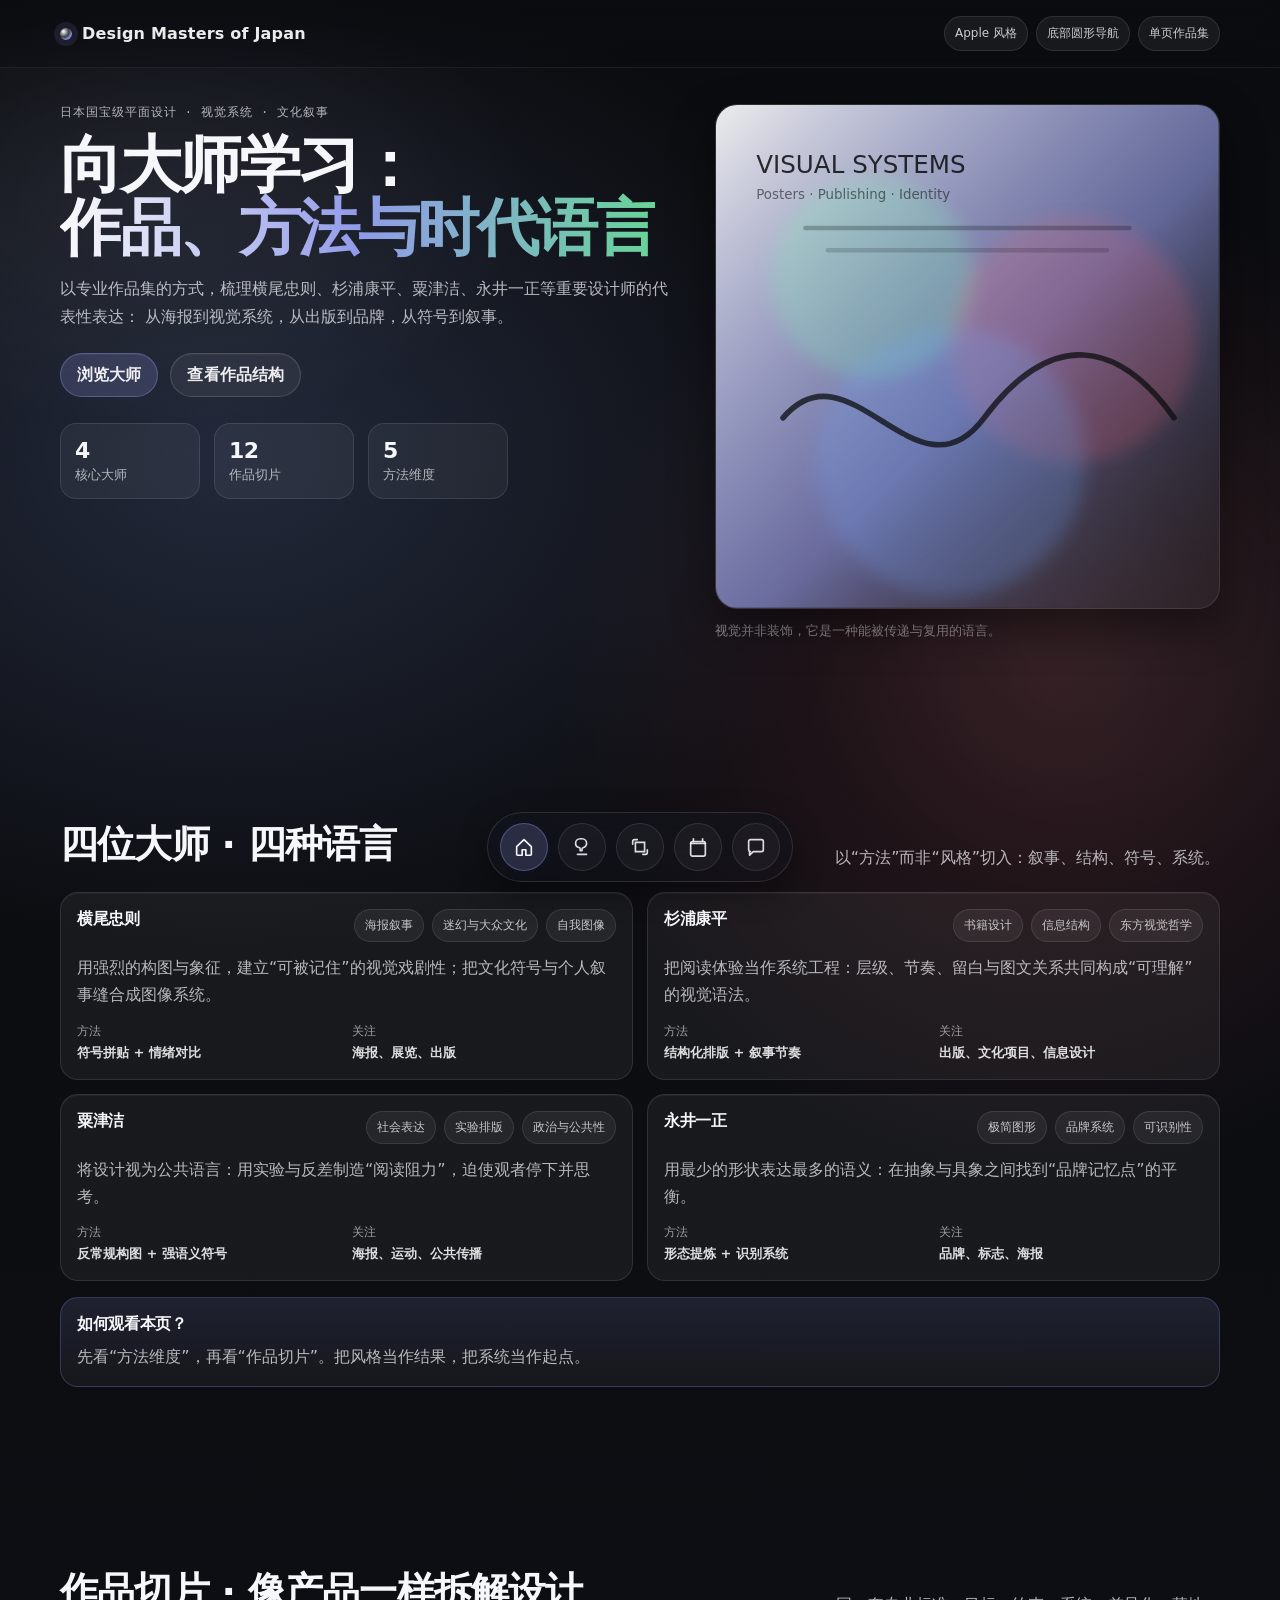
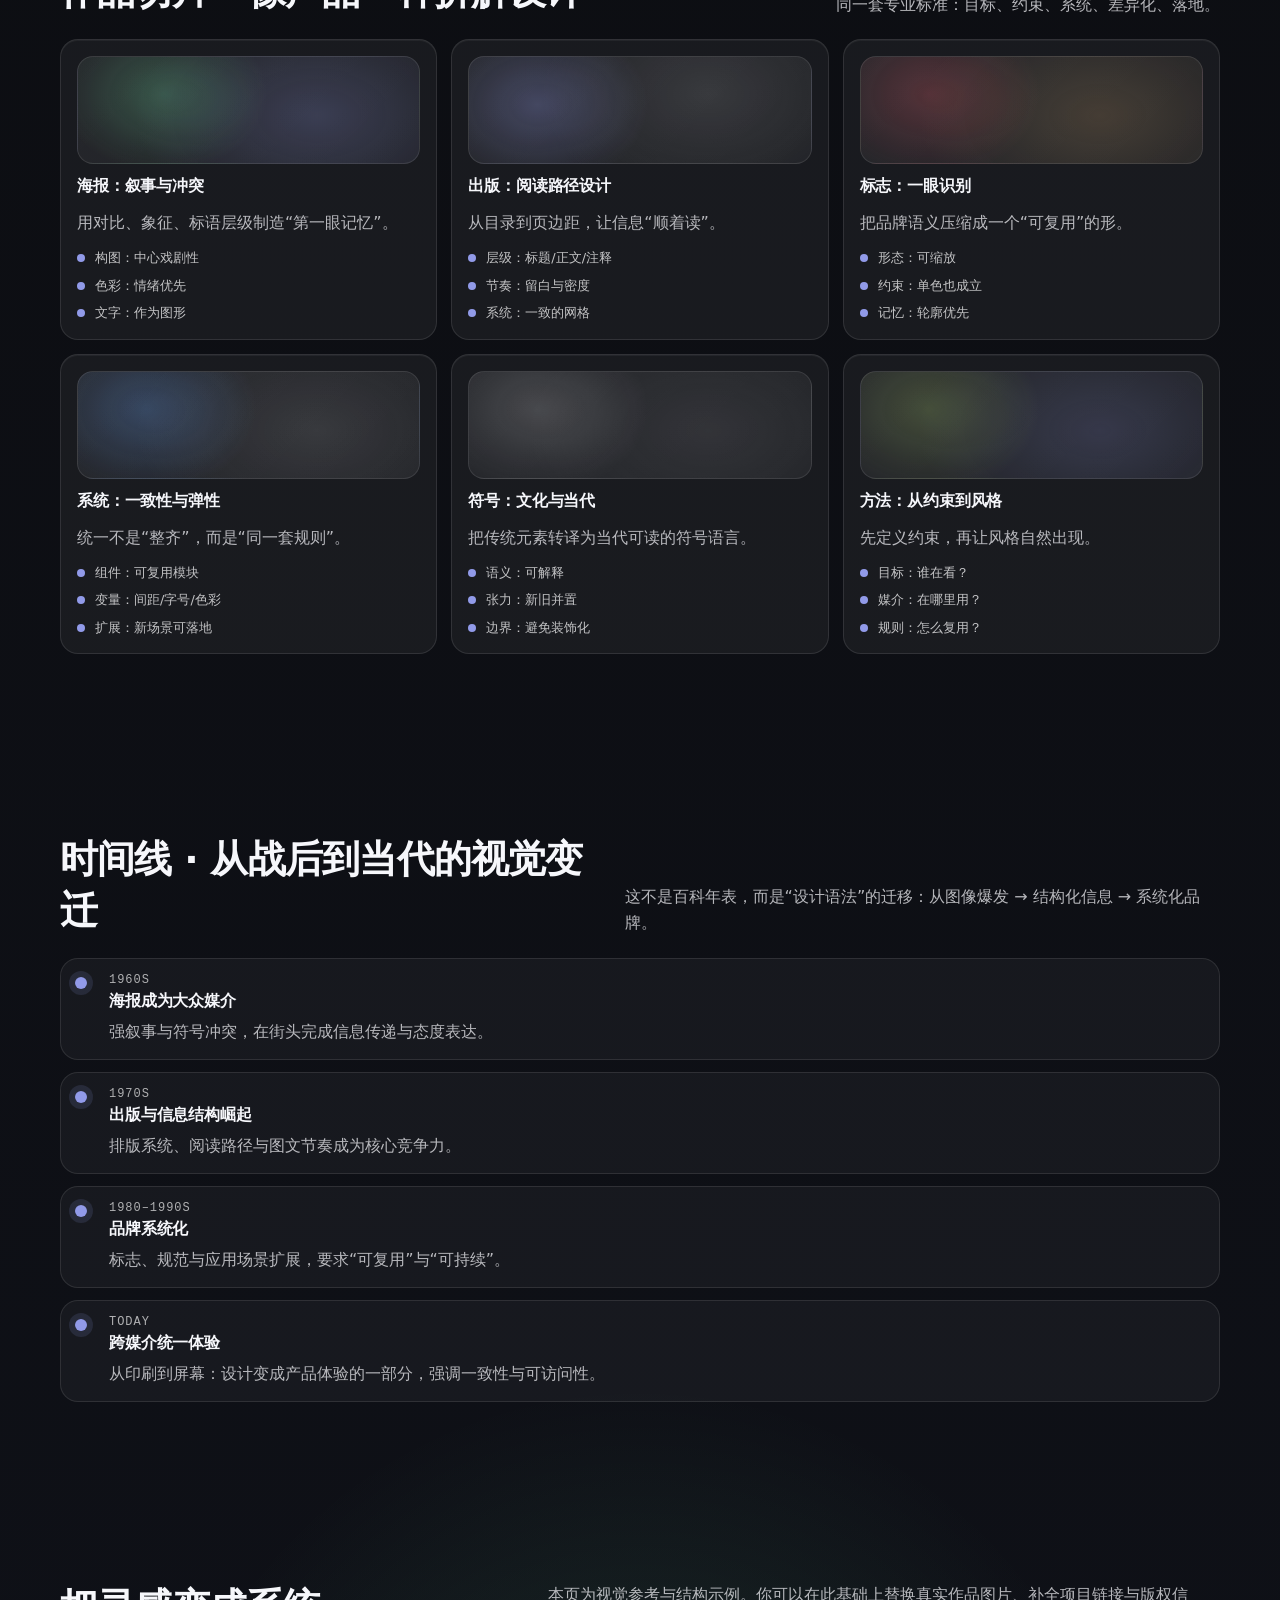
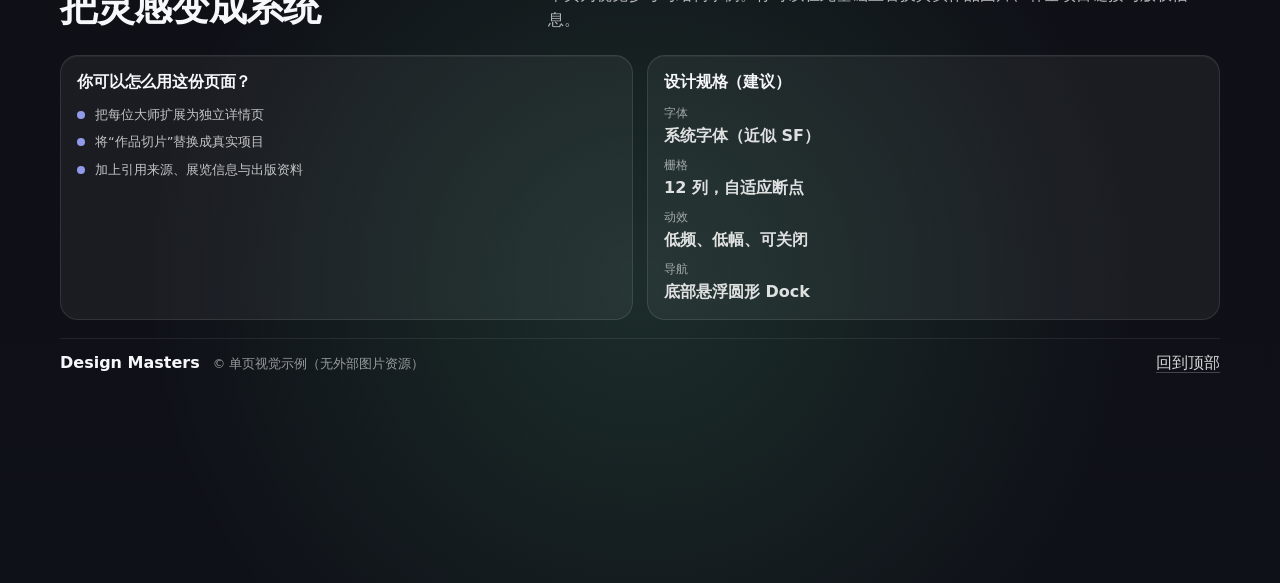
<file: index.html>
<!doctype html>
<html lang="zh-Hans">
<head>
  <meta charset="utf-8" />
  <meta name="viewport" content="width=device-width, initial-scale=1" />
  <meta name="color-scheme" content="dark light" />
  <meta name="theme-color" content="#0B0C0F" />

  <title>日本国宝级设计大师 · 作品与思想</title>
  <meta name="description" content="以 Apple 风格的专业作品集呈现：横尾忠则、杉浦康平、粟津洁、永井一正等日本国宝级设计师的作品与设计方法。" />

  <link rel="icon" href="data:image/svg+xml,%3Csvg xmlns='http://www.w3.org/2000/svg' viewBox='0 0 64 64'%3E%3Cdefs%3E%3CradialGradient id='g' cx='30%25' cy='30%25' r='80%25'%3E%3Cstop offset='0%25' stop-color='%23FFFFFF'/%3E%3Cstop offset='45%25' stop-color='%23A7B2FF'/%3E%3Cstop offset='100%25' stop-color='%230B0C0F'/%3E%3C/radialGradient%3E%3C/defs%3E%3Ccircle cx='32' cy='32' r='28' fill='url(%23g)'/%3E%3Cpath d='M18 37c6 10 22 10 28 0' fill='none' stroke='%230B0C0F' stroke-width='4' stroke-linecap='round'/%3E%3C/svg%3E" />

  <link rel="stylesheet" href="styles.css" />
</head>
<body>
  <a class="skip" href="#home">跳到主要内容</a>

  <div class="bg" aria-hidden="true"></div>

  <header class="top" role="banner">
    <div class="wrap">
      <div class="brand" aria-label="站点标题">
        <span class="mark" aria-hidden="true"></span>
        <span class="brandText">Design Masters of Japan</span>
      </div>

      <div class="topMeta" aria-label="页面元信息">
        <span class="chip">Apple 风格</span>
        <span class="chip">底部圆形导航</span>
        <span class="chip">单页作品集</span>
      </div>
    </div>
  </header>

  <main id="home" class="main" role="main">
    <section class="section hero" data-section="home" aria-label="首页">
      <div class="wrap heroGrid">
        <div class="heroCopy">
          <p class="kicker">日本国宝级平面设计 · 视觉系统 · 文化叙事</p>
          <h1 class="title">向大师学习：<br><span class="titleGlow">作品、方法与时代语言</span></h1>
          <p class="lead">
            以专业作品集的方式，梳理横尾忠则、杉浦康平、粟津洁、永井一正等重要设计师的代表性表达：
            从海报到视觉系统，从出版到品牌，从符号到叙事。
          </p>

          <div class="heroActions" role="group" aria-label="首页操作">
            <a class="btn primary" href="#masters" data-nav="masters">浏览大师</a>
            <a class="btn" href="#works" data-nav="works">查看作品结构</a>
          </div>

          <div class="heroStats" aria-label="摘要数据">
            <div class="stat">
              <div class="statNum">4</div>
              <div class="statLabel">核心大师</div>
            </div>
            <div class="stat">
              <div class="statNum">12</div>
              <div class="statLabel">作品切片</div>
            </div>
            <div class="stat">
              <div class="statNum">5</div>
              <div class="statLabel">方法维度</div>
            </div>
          </div>
        </div>

        <div class="heroVisual" aria-label="视觉封面">
          <div class="poster" role="img" aria-label="抽象视觉海报（生成图形）">
            <div class="posterNoise" aria-hidden="true"></div>
            <svg class="posterSvg" viewBox="0 0 900 900" xmlns="http://www.w3.org/2000/svg" aria-hidden="true">
              <defs>
                <linearGradient id="p1" x1="0" y1="0" x2="1" y2="1">
                  <stop offset="0" stop-color="#FFFFFF" stop-opacity=".92" />
                  <stop offset=".55" stop-color="#9FA8FF" stop-opacity=".55" />
                  <stop offset="1" stop-color="#0B0C0F" stop-opacity=".12" />
                </linearGradient>
                <filter id="blur" x="-20%" y="-20%" width="140%" height="140%">
                  <feGaussianBlur stdDeviation="16" />
                </filter>
              </defs>
              <rect x="0" y="0" width="900" height="900" fill="url(#p1)" />
              <g filter="url(#blur)">
                <circle cx="280" cy="310" r="180" fill="#7CFFB5" fill-opacity=".22"/>
                <circle cx="640" cy="420" r="220" fill="#FF5D6C" fill-opacity=".18"/>
                <circle cx="420" cy="640" r="240" fill="#6CA8FF" fill-opacity=".22"/>
              </g>
              <g opacity=".75">
                <path d="M120 560 C 240 420, 360 720, 480 560 S 720 420, 820 560" fill="none" stroke="#0B0C0F" stroke-width="10" stroke-linecap="round"/>
                <path d="M160 220 L 740 220" stroke="#0B0C0F" stroke-opacity=".35" stroke-width="8" stroke-linecap="round"/>
                <path d="M200 260 L 700 260" stroke="#0B0C0F" stroke-opacity=".22" stroke-width="8" stroke-linecap="round"/>
              </g>
              <text x="72" y="122" font-family="ui-sans-serif, system-ui, -apple-system" font-size="44" fill="#0B0C0F" opacity=".85">VISUAL SYSTEMS</text>
              <text x="72" y="168" font-family="ui-sans-serif, system-ui, -apple-system" font-size="24" fill="#0B0C0F" opacity=".55">Posters · Publishing · Identity</text>
            </svg>
          </div>
          <p class="caption">视觉并非装饰，它是一种能被传递与复用的语言。</p>
        </div>
      </div>
    </section>

    <section class="section" id="masters" data-section="masters" aria-label="大师">
      <div class="wrap">
        <div class="sectionHead">
          <h2 class="h2">四位大师 · 四种语言</h2>
          <p class="sub">以“方法”而非“风格”切入：叙事、结构、符号、系统。</p>
        </div>

        <div class="grid masters">
          <article class="card person" data-person="yokoo">
            <div class="cardTop">
              <div class="badge">横尾忠则</div>
              <div class="tagRow" aria-label="关键词">
                <span class="tag">海报叙事</span>
                <span class="tag">迷幻与大众文化</span>
                <span class="tag">自我图像</span>
              </div>
            </div>
            <p class="desc">用强烈的构图与象征，建立“可被记住”的视觉戏剧性；把文化符号与个人叙事缝合成图像系统。</p>
            <dl class="meta">
              <div><dt>方法</dt><dd>符号拼贴 + 情绪对比</dd></div>
              <div><dt>关注</dt><dd>海报、展览、出版</dd></div>
            </dl>
          </article>

          <article class="card person" data-person="sugiura">
            <div class="cardTop">
              <div class="badge">杉浦康平</div>
              <div class="tagRow" aria-label="关键词">
                <span class="tag">书籍设计</span>
                <span class="tag">信息结构</span>
                <span class="tag">东方视觉哲学</span>
              </div>
            </div>
            <p class="desc">把阅读体验当作系统工程：层级、节奏、留白与图文关系共同构成“可理解”的视觉语法。</p>
            <dl class="meta">
              <div><dt>方法</dt><dd>结构化排版 + 叙事节奏</dd></div>
              <div><dt>关注</dt><dd>出版、文化项目、信息设计</dd></div>
            </dl>
          </article>

          <article class="card person" data-person="awazu">
            <div class="cardTop">
              <div class="badge">粟津洁</div>
              <div class="tagRow" aria-label="关键词">
                <span class="tag">社会表达</span>
                <span class="tag">实验排版</span>
                <span class="tag">政治与公共性</span>
              </div>
            </div>
            <p class="desc">将设计视为公共语言：用实验与反差制造“阅读阻力”，迫使观者停下并思考。</p>
            <dl class="meta">
              <div><dt>方法</dt><dd>反常规构图 + 强语义符号</dd></div>
              <div><dt>关注</dt><dd>海报、运动、公共传播</dd></div>
            </dl>
          </article>

          <article class="card person" data-person="nagai">
            <div class="cardTop">
              <div class="badge">永井一正</div>
              <div class="tagRow" aria-label="关键词">
                <span class="tag">极简图形</span>
                <span class="tag">品牌系统</span>
                <span class="tag">可识别性</span>
              </div>
            </div>
            <p class="desc">用最少的形状表达最多的语义：在抽象与具象之间找到“品牌记忆点”的平衡。</p>
            <dl class="meta">
              <div><dt>方法</dt><dd>形态提炼 + 识别系统</dd></div>
              <div><dt>关注</dt><dd>品牌、标志、海报</dd></div>
            </dl>
          </article>
        </div>

        <div class="callout" role="note" aria-label="提示">
          <div class="calloutTitle">如何观看本页？</div>
          <p class="calloutBody">先看“方法维度”，再看“作品切片”。把风格当作结果，把系统当作起点。</p>
        </div>
      </div>
    </section>

    <section class="section" id="works" data-section="works" aria-label="作品结构">
      <div class="wrap">
        <div class="sectionHead">
          <h2 class="h2">作品切片 · 像产品一样拆解设计</h2>
          <p class="sub">同一套专业标准：目标、约束、系统、差异化、落地。</p>
        </div>

        <div class="grid works" aria-label="作品卡片列表">
          <article class="card work" data-accent="mint">
            <div class="workThumb" aria-hidden="true"></div>
            <h3 class="h3">海报：叙事与冲突</h3>
            <p class="desc">用对比、象征、标语层级制造“第一眼记忆”。</p>
            <ul class="bullets">
              <li><span class="dot"></span>构图：中心戏剧性</li>
              <li><span class="dot"></span>色彩：情绪优先</li>
              <li><span class="dot"></span>文字：作为图形</li>
            </ul>
          </article>

          <article class="card work" data-accent="violet">
            <div class="workThumb" aria-hidden="true"></div>
            <h3 class="h3">出版：阅读路径设计</h3>
            <p class="desc">从目录到页边距，让信息“顺着读”。</p>
            <ul class="bullets">
              <li><span class="dot"></span>层级：标题/正文/注释</li>
              <li><span class="dot"></span>节奏：留白与密度</li>
              <li><span class="dot"></span>系统：一致的网格</li>
            </ul>
          </article>

          <article class="card work" data-accent="sunset">
            <div class="workThumb" aria-hidden="true"></div>
            <h3 class="h3">标志：一眼识别</h3>
            <p class="desc">把品牌语义压缩成一个“可复用”的形。</p>
            <ul class="bullets">
              <li><span class="dot"></span>形态：可缩放</li>
              <li><span class="dot"></span>约束：单色也成立</li>
              <li><span class="dot"></span>记忆：轮廓优先</li>
            </ul>
          </article>

          <article class="card work" data-accent="blue">
            <div class="workThumb" aria-hidden="true"></div>
            <h3 class="h3">系统：一致性与弹性</h3>
            <p class="desc">统一不是“整齐”，而是“同一套规则”。</p>
            <ul class="bullets">
              <li><span class="dot"></span>组件：可复用模块</li>
              <li><span class="dot"></span>变量：间距/字号/色彩</li>
              <li><span class="dot"></span>扩展：新场景可落地</li>
            </ul>
          </article>

          <article class="card work" data-accent="mono">
            <div class="workThumb" aria-hidden="true"></div>
            <h3 class="h3">符号：文化与当代</h3>
            <p class="desc">把传统元素转译为当代可读的符号语言。</p>
            <ul class="bullets">
              <li><span class="dot"></span>语义：可解释</li>
              <li><span class="dot"></span>张力：新旧并置</li>
              <li><span class="dot"></span>边界：避免装饰化</li>
            </ul>
          </article>

          <article class="card work" data-accent="lime">
            <div class="workThumb" aria-hidden="true"></div>
            <h3 class="h3">方法：从约束到风格</h3>
            <p class="desc">先定义约束，再让风格自然出现。</p>
            <ul class="bullets">
              <li><span class="dot"></span>目标：谁在看？</li>
              <li><span class="dot"></span>媒介：在哪里用？</li>
              <li><span class="dot"></span>规则：怎么复用？</li>
            </ul>
          </article>
        </div>
      </div>
    </section>

    <section class="section" id="timeline" data-section="timeline" aria-label="时间线">
      <div class="wrap">
        <div class="sectionHead">
          <h2 class="h2">时间线 · 从战后到当代的视觉变迁</h2>
          <p class="sub">这不是百科年表，而是“设计语法”的迁移：从图像爆发 → 结构化信息 → 系统化品牌。</p>
        </div>

        <ol class="timeline" aria-label="关键节点">
          <li class="tItem">
            <div class="tDot" aria-hidden="true"></div>
            <div class="tBody">
              <div class="tYear">1960s</div>
              <div class="tTitle">海报成为大众媒介</div>
              <div class="tDesc">强叙事与符号冲突，在街头完成信息传递与态度表达。</div>
            </div>
          </li>
          <li class="tItem">
            <div class="tDot" aria-hidden="true"></div>
            <div class="tBody">
              <div class="tYear">1970s</div>
              <div class="tTitle">出版与信息结构崛起</div>
              <div class="tDesc">排版系统、阅读路径与图文节奏成为核心竞争力。</div>
            </div>
          </li>
          <li class="tItem">
            <div class="tDot" aria-hidden="true"></div>
            <div class="tBody">
              <div class="tYear">1980–1990s</div>
              <div class="tTitle">品牌系统化</div>
              <div class="tDesc">标志、规范与应用场景扩展，要求“可复用”与“可持续”。</div>
            </div>
          </li>
          <li class="tItem">
            <div class="tDot" aria-hidden="true"></div>
            <div class="tBody">
              <div class="tYear">Today</div>
              <div class="tTitle">跨媒介统一体验</div>
              <div class="tDesc">从印刷到屏幕：设计变成产品体验的一部分，强调一致性与可访问性。</div>
            </div>
          </li>
        </ol>
      </div>
    </section>

    <section class="section" id="contact" data-section="contact" aria-label="联系与引用">
      <div class="wrap">
        <div class="sectionHead">
          <h2 class="h2">把灵感变成系统</h2>
          <p class="sub">本页为视觉参考与结构示例。你可以在此基础上替换真实作品图片、补全项目链接与版权信息。</p>
        </div>

        <div class="contactGrid">
          <div class="card contact">
            <h3 class="h3">你可以怎么用这份页面？</h3>
            <ul class="bullets">
              <li><span class="dot"></span>把每位大师扩展为独立详情页</li>
              <li><span class="dot"></span>将“作品切片”替换成真实项目</li>
              <li><span class="dot"></span>加上引用来源、展览信息与出版资料</li>
            </ul>
          </div>

          <div class="card contact">
            <h3 class="h3">设计规格（建议）</h3>
            <dl class="spec">
              <div><dt>字体</dt><dd>系统字体（近似 SF）</dd></div>
              <div><dt>栅格</dt><dd>12 列，自适应断点</dd></div>
              <div><dt>动效</dt><dd>低频、低幅、可关闭</dd></div>
              <div><dt>导航</dt><dd>底部悬浮圆形 Dock</dd></div>
            </dl>
          </div>
        </div>

        <footer class="footer" aria-label="页脚">
          <div class="footLeft">
            <span class="brandMini">Design Masters</span>
            <span class="muted">© 单页视觉示例（无外部图片资源）</span>
          </div>
          <div class="footRight">
            <a class="link" href="#home" data-nav="home">回到顶部</a>
          </div>
        </footer>
      </div>
    </section>
  </main>

  <nav class="dock" aria-label="底部悬浮导航">
    <button class="dockBtn" type="button" data-target="home" aria-label="首页" title="首页">
      <span class="ico" aria-hidden="true">
        <svg viewBox="0 0 24 24" fill="none" xmlns="http://www.w3.org/2000/svg"><path d="M4 11.5L12 4l8 7.5V20a1 1 0 0 1-1 1h-5v-6h-4v6H5a1 1 0 0 1-1-1v-8.5Z" stroke="currentColor" stroke-width="1.8" stroke-linejoin="round"/></svg>
      </span>
      <span class="dockText">首页</span>
    </button>

    <button class="dockBtn" type="button" data-target="masters" aria-label="大师" title="大师">
      <span class="ico" aria-hidden="true">
        <svg viewBox="0 0 24 24" fill="none" xmlns="http://www.w3.org/2000/svg"><path d="M7 20h10" stroke="currentColor" stroke-width="1.8" stroke-linecap="round"/><path d="M12 3c2.8 0 5 2.2 5 5 0 2.3-1.6 4.2-3.8 4.8-.7.2-1.2.9-1.2 1.6V16h-2v-1.8c0-.7-.5-1.4-1.2-1.6C6.6 12.2 5 10.3 5 8c0-2.8 2.2-5 5-5Z" stroke="currentColor" stroke-width="1.8" stroke-linejoin="round"/></svg>
      </span>
      <span class="dockText">大师</span>
    </button>

    <button class="dockBtn" type="button" data-target="works" aria-label="作品" title="作品">
      <span class="ico" aria-hidden="true">
        <svg viewBox="0 0 24 24" fill="none" xmlns="http://www.w3.org/2000/svg"><path d="M7 7h10v10H7V7Z" stroke="currentColor" stroke-width="1.8"/><path d="M4 9V6a2 2 0 0 1 2-2h3" stroke="currentColor" stroke-width="1.8" stroke-linecap="round"/><path d="M20 15v3a2 2 0 0 1-2 2h-3" stroke="currentColor" stroke-width="1.8" stroke-linecap="round"/></svg>
      </span>
      <span class="dockText">作品</span>
    </button>

    <button class="dockBtn" type="button" data-target="timeline" aria-label="时间线" title="时间线">
      <span class="ico" aria-hidden="true">
        <svg viewBox="0 0 24 24" fill="none" xmlns="http://www.w3.org/2000/svg"><path d="M7 3v3" stroke="currentColor" stroke-width="1.8" stroke-linecap="round"/><path d="M17 3v3" stroke="currentColor" stroke-width="1.8" stroke-linecap="round"/><path d="M4 8h16" stroke="currentColor" stroke-width="1.8" stroke-linecap="round"/><path d="M6 6h12a2 2 0 0 1 2 2v12a2 2 0 0 1-2 2H6a2 2 0 0 1-2-2V8a2 2 0 0 1 2-2Z" stroke="currentColor" stroke-width="1.8" stroke-linejoin="round"/></svg>
      </span>
      <span class="dockText">时间</span>
    </button>

    <button class="dockBtn" type="button" data-target="contact" aria-label="联系" title="联系">
      <span class="ico" aria-hidden="true">
        <svg viewBox="0 0 24 24" fill="none" xmlns="http://www.w3.org/2000/svg"><path d="M20 6v9a2 2 0 0 1-2 2H9l-4 4v-4H6a2 2 0 0 1-2-2V6a2 2 0 0 1 2-2h12a2 2 0 0 1 2 2Z" stroke="currentColor" stroke-width="1.8" stroke-linejoin="round"/></svg>
      </span>
      <span class="dockText">联系</span>
    </button>
  </nav>

  <div class="toast" role="status" aria-live="polite" aria-atomic="true" hidden></div>

  <script src="script.js" defer></script>
</body>
</html>
</file>
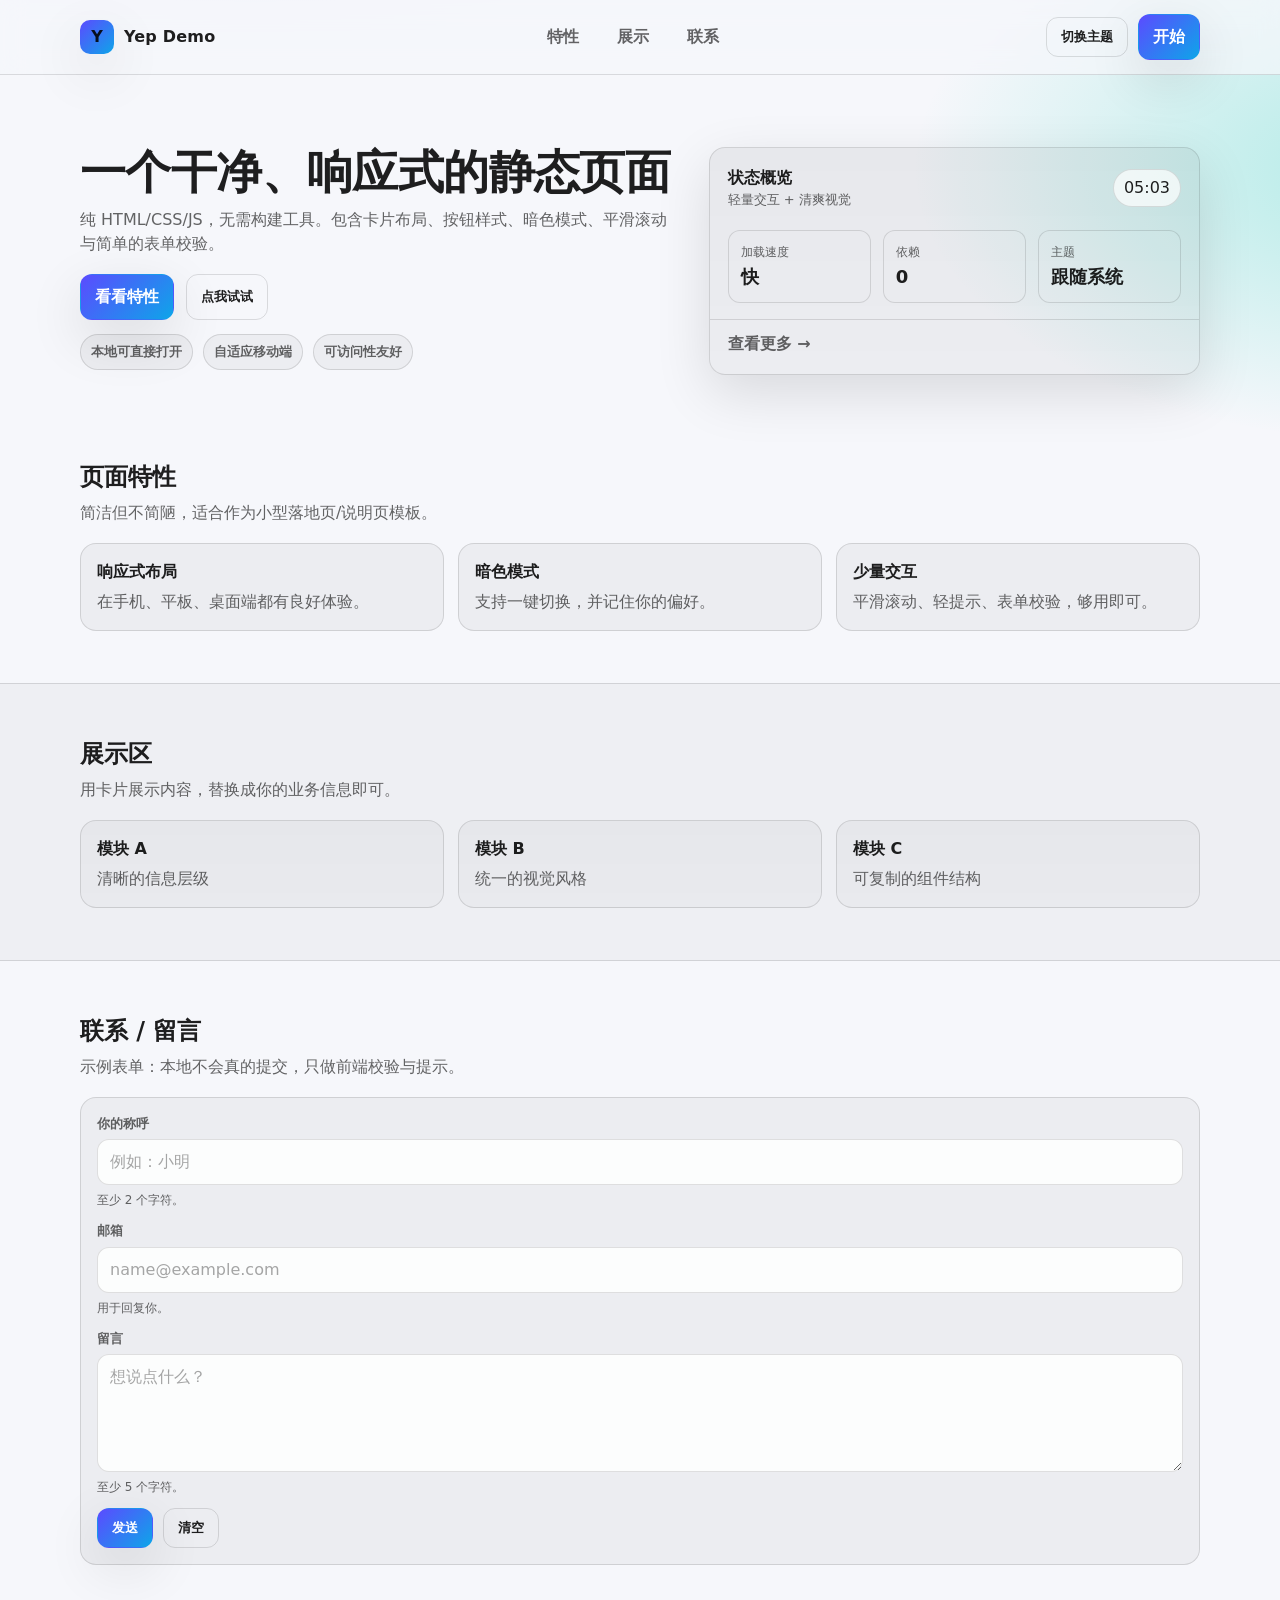
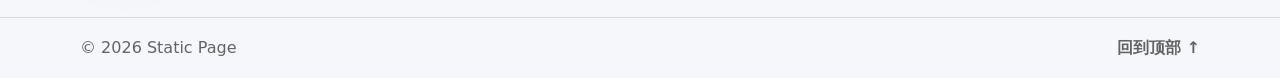
<file: static-page/index.html>
<!doctype html>
<html lang="zh-CN">
  <head>
    <meta charset="UTF-8" />
    <meta name="viewport" content="width=device-width, initial-scale=1" />
    <title>简单静态页面</title>
    <meta name="description" content="一个简单的静态网页示例：响应式布局、卡片、暗色模式与少量交互。" />
    <link rel="stylesheet" href="./styles.css" />
  </head>
  <body>
    <a class="skip-link" href="#main">跳到主要内容</a>

    <header class="site-header">
      <div class="container header-inner">
        <div class="brand" aria-label="站点品牌">
          <span class="brand-mark" aria-hidden="true">Y</span>
          <span class="brand-name">Yep Demo</span>
        </div>

        <nav class="nav" aria-label="主导航">
          <a href="#features">特性</a>
          <a href="#gallery">展示</a>
          <a href="#contact">联系</a>
        </nav>

        <div class="header-actions">
          <button id="themeToggle" class="btn btn-ghost" type="button" aria-pressed="false">
            切换主题
          </button>
          <a class="btn" href="#contact">开始</a>
        </div>
      </div>
    </header>

    <main id="main">
      <section class="hero">
        <div class="container hero-inner">
          <div class="hero-copy">
            <h1>一个干净、响应式的静态页面</h1>
            <p>
              纯 HTML/CSS/JS，无需构建工具。包含卡片布局、按钮样式、暗色模式、平滑滚动与简单的表单校验。
            </p>
            <div class="hero-cta">
              <a class="btn" href="#features">看看特性</a>
              <button id="toastBtn" class="btn btn-ghost" type="button">点我试试</button>
            </div>
            <div class="hero-meta" role="status" aria-live="polite">
              <span class="pill">本地可直接打开</span>
              <span class="pill">自适应移动端</span>
              <span class="pill">可访问性友好</span>
            </div>
          </div>

          <div class="hero-card" aria-label="示例卡片">
            <div class="card">
              <div class="card-header">
                <div>
                  <div class="card-title">状态概览</div>
                  <div class="card-subtitle">轻量交互 + 清爽视觉</div>
                </div>
                <div class="badge" id="timeBadge" title="当前时间">--:--</div>
              </div>
              <div class="card-body">
                <div class="stat">
                  <div class="stat-label">加载速度</div>
                  <div class="stat-value">快</div>
                </div>
                <div class="stat">
                  <div class="stat-label">依赖</div>
                  <div class="stat-value">0</div>
                </div>
                <div class="stat">
                  <div class="stat-label">主题</div>
                  <div class="stat-value" id="themeLabel">跟随系统</div>
                </div>
              </div>
              <div class="card-footer">
                <a class="link" href="#gallery">查看更多 →</a>
              </div>
            </div>
          </div>
        </div>
      </section>

      <section id="features" class="section">
        <div class="container">
          <div class="section-head">
            <h2>页面特性</h2>
            <p>简洁但不简陋，适合作为小型落地页/说明页模板。</p>
          </div>

          <div class="grid">
            <article class="feature">
              <h3>响应式布局</h3>
              <p>在手机、平板、桌面端都有良好体验。</p>
            </article>
            <article class="feature">
              <h3>暗色模式</h3>
              <p>支持一键切换，并记住你的偏好。</p>
            </article>
            <article class="feature">
              <h3>少量交互</h3>
              <p>平滑滚动、轻提示、表单校验，够用即可。</p>
            </article>
          </div>
        </div>
      </section>

      <section id="gallery" class="section alt">
        <div class="container">
          <div class="section-head">
            <h2>展示区</h2>
            <p>用卡片展示内容，替换成你的业务信息即可。</p>
          </div>

          <div class="cards">
            <div class="mini-card">
              <div class="mini-card-title">模块 A</div>
              <div class="mini-card-text">清晰的信息层级</div>
            </div>
            <div class="mini-card">
              <div class="mini-card-title">模块 B</div>
              <div class="mini-card-text">统一的视觉风格</div>
            </div>
            <div class="mini-card">
              <div class="mini-card-title">模块 C</div>
              <div class="mini-card-text">可复制的组件结构</div>
            </div>
          </div>
        </div>
      </section>

      <section id="contact" class="section">
        <div class="container">
          <div class="section-head">
            <h2>联系 / 留言</h2>
            <p>示例表单：本地不会真的提交，只做前端校验与提示。</p>
          </div>

          <form id="contactForm" class="form" novalidate>
            <label class="field">
              <span>你的称呼</span>
              <input name="name" type="text" autocomplete="name" placeholder="例如：小明" required minlength="2" />
              <small class="hint">至少 2 个字符。</small>
            </label>

            <label class="field">
              <span>邮箱</span>
              <input name="email" type="email" autocomplete="email" placeholder="name@example.com" required />
              <small class="hint">用于回复你。</small>
            </label>

            <label class="field">
              <span>留言</span>
              <textarea name="message" rows="4" placeholder="想说点什么？" required minlength="5"></textarea>
              <small class="hint">至少 5 个字符。</small>
            </label>

            <div class="form-actions">
              <button class="btn" type="submit">发送</button>
              <button class="btn btn-ghost" type="reset">清空</button>
            </div>
          </form>
        </div>
      </section>

      <div id="toast" class="toast" role="status" aria-live="polite" aria-atomic="true" hidden>
        已触发示例提示。
      </div>
    </main>

    <footer class="site-footer">
      <div class="container footer-inner">
        <span>© <span id="year">----</span> Static Page</span>
        <a class="link" href="#main">回到顶部 ↑</a>
      </div>
    </footer>

    <script src="./script.js" defer></script>
  </body>
</html>
</file>
<file: styles.css>
:root{
  --bg0:#0B0C0F;
  --bg1:#0F1118;
  --text:#F6F7FB;
  --muted:rgba(246,247,251,.72);
  --muted2:rgba(246,247,251,.52);
  --hair:rgba(255,255,255,.12);
  --glass:rgba(17,20,28,.62);
  --glass2:rgba(17,20,28,.35);
  --shadow: 0 18px 45px rgba(0,0,0,.45);
  --shadow2: 0 10px 30px rgba(0,0,0,.35);
  --radius: 22px;
  --radius2: 18px;
  --max: 1160px;
  --pad: clamp(18px, 3.4vw, 34px);
  --ease: cubic-bezier(.2,.8,.2,1);
  --mono: ui-monospace, SFMono-Regular, Menlo, Monaco, Consolas, "Liberation Mono", "Courier New", monospace;
  --sans: ui-sans-serif, system-ui, -apple-system, BlinkMacSystemFont, "SF Pro Display", "SF Pro Text", "Helvetica Neue", Arial, "PingFang SC", "Hiragino Sans GB", "Noto Sans CJK SC", "Microsoft YaHei", sans-serif;
}

*{box-sizing:border-box}
html{scroll-behavior:smooth}
@media (prefers-reduced-motion: reduce){html{scroll-behavior:auto}}

body{
  margin:0;
  font-family:var(--sans);
  color:var(--text);
  background:radial-gradient(1200px 900px at 18% 12%, rgba(140,170,255,.18), transparent 55%),
             radial-gradient(900px 900px at 82% 18%, rgba(255,93,108,.14), transparent 55%),
             radial-gradient(900px 900px at 50% 92%, rgba(124,255,181,.12), transparent 55%),
             linear-gradient(180deg, var(--bg0), var(--bg1));
  min-height:100dvh;
}

/* keyboard focus */
body:not(.user-is-tabbing) :focus{outline:none}
body.user-is-tabbing :focus-visible{
  outline: 2px solid rgba(159,168,255,.85);
  outline-offset: 3px;
}

.skip{
  position:absolute;
  left:-9999px;
  top:10px;
  z-index:1000;
  background:#fff;
  color:#000;
  padding:10px 12px;
  border-radius:12px;
}
.skip:focus{left:10px}

.bg{
  position:fixed;
  inset:0;
  pointer-events:none;
  background:
    radial-gradient(700px 420px at 12% 22%, rgba(255,255,255,.08), transparent 60%),
    radial-gradient(520px 520px at 85% 68%, rgba(255,255,255,.06), transparent 65%);
  opacity:.75;
}

.wrap{
  width:min(var(--max), calc(100% - var(--pad)*2));
  margin-inline:auto;
}

.top{
  position:sticky;
  top:0;
  z-index:30;
  backdrop-filter:saturate(140%) blur(14px);
  -webkit-backdrop-filter:saturate(140%) blur(14px);
  background:linear-gradient(180deg, rgba(11,12,15,.78), rgba(11,12,15,.22));
  border-bottom:1px solid rgba(255,255,255,.08);
}

.top .wrap{
  display:flex;
  align-items:center;
  justify-content:space-between;
  padding: 16px 0;
  gap: 14px;
}

.brand{display:flex; align-items:center; gap:10px; min-width: 220px;}
.mark{
  width:12px; height:12px; border-radius:99px;
  background: radial-gradient(circle at 30% 30%, #fff, rgba(255,255,255,.2) 45%, rgba(159,168,255,.85) 70%, rgba(0,0,0,.0));
  box-shadow: 0 0 0 6px rgba(159,168,255,.10);
}
.brandText{font-weight:650; letter-spacing:.2px; color:rgba(255,255,255,.92)}

.topMeta{display:flex; gap:8px; flex-wrap:wrap; justify-content:flex-end}
.chip{
  font-size:12px;
  padding:8px 10px;
  border-radius:999px;
  background:rgba(255,255,255,.06);
  border:1px solid rgba(255,255,255,.10);
  color:rgba(255,255,255,.78);
}

.main{padding-bottom: 120px;}
.section{padding: clamp(54px, 7vw, 90px) 0;}
.section.hero{padding-top: clamp(22px, 3.6vw, 36px)}

.sectionHead{display:flex; align-items:flex-end; justify-content:space-between; gap:16px; margin-bottom: 22px;}
.h2{margin:0; font-size: clamp(26px, 3.4vw, 38px); letter-spacing:-.02em;}
.sub{margin:0; color:var(--muted); max-width: 66ch; line-height: 1.6;}

.heroGrid{
  display:grid;
  grid-template-columns: 1.1fr .9fr;
  gap: clamp(22px, 3vw, 42px);
  align-items:start;
}

.kicker{margin:0 0 12px 0; color:rgba(255,255,255,.68); font-family: var(--mono); font-size: 12px; letter-spacing: .08em; text-transform: uppercase;}
.title{margin:0; font-size: clamp(34px, 5.0vw, 62px); letter-spacing:-.04em; line-height: 1.02;}
.titleGlow{background:linear-gradient(90deg, rgba(255,255,255,.98), rgba(159,168,255,.9), rgba(124,255,181,.82)); -webkit-background-clip:text; background-clip:text; color:transparent;}
.lead{margin: 16px 0 0 0; color: var(--muted); font-size: 16px; line-height: 1.75; max-width: 62ch;}

.heroActions{display:flex; gap:12px; margin-top: 22px; flex-wrap:wrap}
.btn{
  display:inline-flex;
  align-items:center;
  justify-content:center;
  height: 44px;
  padding: 0 16px;
  border-radius: 999px;
  border: 1px solid rgba(255,255,255,.14);
  background: rgba(255,255,255,.06);
  color: rgba(255,255,255,.92);
  text-decoration:none;
  font-weight: 620;
  letter-spacing: .1px;
  box-shadow: 0 1px 0 rgba(255,255,255,.05) inset;
  transition: transform .18s var(--ease), background .18s var(--ease), border-color .18s var(--ease);
}
.btn:hover{transform: translateY(-1px); background: rgba(255,255,255,.085); border-color: rgba(255,255,255,.18)}
.btn:active{transform: translateY(0px)}
.btn.primary{background: rgba(159,168,255,.18); border-color: rgba(159,168,255,.32)}

.heroStats{display:flex; gap:14px; margin-top: 26px; flex-wrap:wrap}
.stat{
  min-width: 140px;
  padding: 14px 14px;
  border-radius: 16px;
  background: rgba(255,255,255,.05);
  border: 1px solid rgba(255,255,255,.10);
}
.statNum{font-size: 22px; font-weight: 760; letter-spacing: -.02em}
.statLabel{margin-top: 4px; color: rgba(255,255,255,.66); font-size: 12.5px}

.heroVisual{position:relative}
.poster{
  border-radius: var(--radius);
  overflow:hidden;
  border: 1px solid rgba(255,255,255,.10);
  background: rgba(255,255,255,.04);
  box-shadow: var(--shadow);
}
.posterSvg{display:block; width:100%; height:auto}
.posterNoise{
  position:absolute;
  inset:-30%;
  background-image: url("data:image/svg+xml,%3Csvg xmlns='http://www.w3.org/2000/svg' width='190' height='190'%3E%3Cfilter id='n'%3E%3CfeTurbulence type='fractalNoise' baseFrequency='.65' numOctaves='2' stitchTiles='stitch'/%3E%3C/filter%3E%3Crect width='190' height='190' filter='url(%23n)' opacity='.25'/%3E%3C/svg%3E");
  opacity:.10;
  mix-blend-mode: overlay;
  transform: rotate(8deg);
}
.caption{margin: 12px 0 0 0; color: var(--muted2); font-size: 12.5px; line-height: 1.55}

.grid{display:grid; gap: 14px;}
.grid.masters{grid-template-columns: repeat(2, minmax(0, 1fr));}
.grid.works{grid-template-columns: repeat(3, minmax(0, 1fr));}

.card{
  border-radius: var(--radius2);
  background: rgba(255,255,255,.05);
  border: 1px solid rgba(255,255,255,.10);
  box-shadow: 0 1px 0 rgba(255,255,255,.05) inset;
  padding: 16px 16px;
  transition: transform .22s var(--ease), border-color .22s var(--ease), background .22s var(--ease);
}
.card:hover{transform: translateY(-2px); background: rgba(255,255,255,.065); border-color: rgba(255,255,255,.14)}

.cardTop{display:flex; justify-content:space-between; align-items:flex-start; gap: 12px;}
.badge{
  font-weight: 760;
  letter-spacing: -.02em;
  font-size: 16px;
  white-space: nowrap;
}

.tagRow{display:flex; gap: 8px; flex-wrap:wrap; justify-content:flex-end}
.tag{
  font-size: 12px;
  color: rgba(255,255,255,.74);
  background: rgba(255,255,255,.06);
  border: 1px solid rgba(255,255,255,.10);
  padding: 7px 10px;
  border-radius: 999px;
}

.desc{margin: 12px 0 0 0; color: var(--muted); line-height: 1.7;}
.meta{margin: 14px 0 0 0; display:grid; grid-template-columns: 1fr 1fr; gap: 10px;}
.meta dt{font-size: 12px; color: rgba(255,255,255,.58); font-family: var(--mono)}
.meta dd{margin: 4px 0 0 0; color: rgba(255,255,255,.86); font-weight: 600; font-size: 13px; line-height: 1.45}

.callout{
  margin-top: 16px;
  padding: 16px 16px;
  border-radius: var(--radius2);
  border: 1px solid rgba(159,168,255,.22);
  background: linear-gradient(180deg, rgba(159,168,255,.13), rgba(255,255,255,.04));
}
.calloutTitle{font-weight: 760; letter-spacing:-.02em}
.calloutBody{margin: 8px 0 0 0; color: var(--muted); line-height: 1.7}

.workThumb{
  height: 108px;
  border-radius: 16px;
  border: 1px solid rgba(255,255,255,.10);
  background:
    radial-gradient(160px 120px at 20% 30%, rgba(255,255,255,.18), transparent 65%),
    radial-gradient(220px 140px at 70% 50%, rgba(159,168,255,.24), transparent 70%),
    linear-gradient(135deg, rgba(255,255,255,.06), rgba(255,255,255,.03));
  margin-bottom: 12px;
  position:relative;
  overflow:hidden;
}

.card.work[data-accent="mint"] .workThumb{background: radial-gradient(160px 120px at 25% 35%, rgba(124,255,181,.22), transparent 65%), radial-gradient(260px 160px at 70% 55%, rgba(159,168,255,.20), transparent 70%), linear-gradient(135deg, rgba(255,255,255,.06), rgba(255,255,255,.03));}
.card.work[data-accent="violet"] .workThumb{background: radial-gradient(170px 130px at 20% 45%, rgba(159,168,255,.26), transparent 65%), radial-gradient(240px 160px at 70% 35%, rgba(255,255,255,.10), transparent 70%), linear-gradient(135deg, rgba(255,255,255,.06), rgba(255,255,255,.03));}
.card.work[data-accent="sunset"] .workThumb{background: radial-gradient(170px 130px at 20% 35%, rgba(255,93,108,.22), transparent 65%), radial-gradient(260px 160px at 70% 55%, rgba(255,200,124,.16), transparent 70%), linear-gradient(135deg, rgba(255,255,255,.06), rgba(255,255,255,.03));}
.card.work[data-accent="blue"] .workThumb{background: radial-gradient(170px 130px at 20% 35%, rgba(108,168,255,.26), transparent 65%), radial-gradient(260px 160px at 70% 55%, rgba(255,255,255,.10), transparent 70%), linear-gradient(135deg, rgba(255,255,255,.06), rgba(255,255,255,.03));}
.card.work[data-accent="mono"] .workThumb{background: radial-gradient(170px 130px at 20% 35%, rgba(255,255,255,.16), transparent 65%), radial-gradient(260px 160px at 70% 55%, rgba(255,255,255,.08), transparent 70%), linear-gradient(135deg, rgba(255,255,255,.06), rgba(255,255,255,.03));}
.card.work[data-accent="lime"] .workThumb{background: radial-gradient(170px 130px at 20% 35%, rgba(210,255,124,.18), transparent 65%), radial-gradient(260px 160px at 70% 55%, rgba(159,168,255,.16), transparent 70%), linear-gradient(135deg, rgba(255,255,255,.06), rgba(255,255,255,.03));}

.h3{margin:0; font-size: 16px; letter-spacing: -.01em}
.bullets{margin: 12px 0 0 0; padding:0; list-style:none; display:grid; gap:8px; color: rgba(255,255,255,.74)}
.bullets li{display:flex; align-items:flex-start; gap:10px; line-height: 1.5; font-size: 13px}
.dot{width:8px; height:8px; border-radius:99px; background: rgba(159,168,255,.9); margin-top: 6px; flex: 0 0 auto}

.timeline{margin: 0; padding:0; list-style:none; display:grid; gap: 12px;}
.tItem{display:grid; grid-template-columns: 22px 1fr; gap: 12px; align-items:flex-start; padding: 14px 14px; border-radius: var(--radius2); background: rgba(255,255,255,.04); border: 1px solid rgba(255,255,255,.10)}
.tDot{width: 12px; height: 12px; border-radius:99px; margin-top: 4px; background: rgba(159,168,255,.9); box-shadow: 0 0 0 6px rgba(159,168,255,.12)}
.tYear{font-family: var(--mono); color: rgba(255,255,255,.66); font-size: 12px; letter-spacing:.08em; text-transform: uppercase}
.tTitle{margin-top: 4px; font-weight: 760; letter-spacing:-.01em}
.tDesc{margin-top: 6px; color: var(--muted); line-height: 1.7}

.contactGrid{display:grid; grid-template-columns: 1fr 1fr; gap: 14px}
.spec{margin: 12px 0 0 0; display:grid; grid-template-columns: 1fr; gap: 10px}
.spec dt{font-size: 12px; color: rgba(255,255,255,.58); font-family: var(--mono)}
.spec dd{margin: 4px 0 0 0; color: rgba(255,255,255,.86); font-weight: 650}

.footer{
  margin-top: 18px;
  padding-top: 14px;
  border-top: 1px solid rgba(255,255,255,.08);
  display:flex;
  justify-content:space-between;
  align-items:center;
  gap: 14px;
  flex-wrap:wrap;
}
.brandMini{font-weight: 760}
.muted{color: rgba(255,255,255,.56); font-size: 12.5px; margin-left: 8px}
.link{color: rgba(255,255,255,.82); text-decoration:none; border-bottom: 1px solid rgba(255,255,255,.22)}
.link:hover{border-bottom-color: rgba(255,255,255,.45)}

/* Bottom floating circular dock */
.dock{
  position: fixed;
  left: 50%;
  bottom: max(18px, env(safe-area-inset-bottom));
  transform: translateX(-50%);
  z-index: 60;
  display:flex;
  gap: 10px;
  padding: 10px 12px;
  border-radius: 999px;
  background: linear-gradient(180deg, rgba(18,20,28,.68), rgba(18,20,28,.38));
  border: 1px solid rgba(255,255,255,.12);
  backdrop-filter: blur(16px) saturate(140%);
  -webkit-backdrop-filter: blur(16px) saturate(140%);
  box-shadow: var(--shadow2);
}

.dockBtn{
  width: 48px;
  height: 48px;
  border-radius: 999px;
  border: 1px solid rgba(255,255,255,.10);
  background: rgba(255,255,255,.04);
  color: rgba(255,255,255,.86);
  display:grid;
  place-items:center;
  cursor:pointer;
  transition: transform .18s var(--ease), background .18s var(--ease), border-color .18s var(--ease), color .18s var(--ease);
  position:relative;
}
.dockBtn:hover{transform: translateY(-1px); background: rgba(255,255,255,.07); border-color: rgba(255,255,255,.16)}
.dockBtn:active{transform: translateY(0px)}
.dockBtn[aria-current="page"]{
  background: rgba(159,168,255,.18);
  border-color: rgba(159,168,255,.32);
  color: rgba(255,255,255,.96);
}

.ico{width: 22px; height: 22px; display:inline-block}
.ico svg{width: 22px; height: 22px; display:block}

.dockText{
  position:absolute;
  bottom: 56px;
  left: 50%;
  transform: translateX(-50%);
  padding: 7px 10px;
  border-radius: 999px;
  background: rgba(0,0,0,.55);
  border: 1px solid rgba(255,255,255,.14);
  color: rgba(255,255,255,.92);
  font-size: 12px;
  letter-spacing: .02em;
  opacity: 0;
  pointer-events:none;
  transition: opacity .14s var(--ease), transform .14s var(--ease);
  white-space: nowrap;
}
.dockBtn:hover .dockText{opacity: 1; transform: translateX(-50%) translateY(-2px)}
@media (hover: none){
  .dockText{display:none}
}

.toast{
  position: fixed;
  left: 50%;
  bottom: calc(max(18px, env(safe-area-inset-bottom)) + 78px);
  transform: translateX(-50%);
  z-index: 70;
  padding: 10px 12px;
  border-radius: 999px;
  background: rgba(0,0,0,.62);
  border: 1px solid rgba(255,255,255,.14);
  color: rgba(255,255,255,.9);
  font-size: 12.5px;
  box-shadow: var(--shadow2);
}

@media (max-width: 980px){
  .heroGrid{grid-template-columns: 1fr;}
  .top .wrap{align-items:flex-start}
  .topMeta{justify-content:flex-start}
  .grid.works{grid-template-columns: repeat(2, minmax(0, 1fr));}
}

@media (max-width: 640px){
  .grid.masters{grid-template-columns: 1fr;}
  .grid.works{grid-template-columns: 1fr;}
  .meta{grid-template-columns: 1fr;}
  .contactGrid{grid-template-columns: 1fr;}
  .dock{gap: 8px; padding: 10px 10px}
  .dockBtn{width: 46px; height: 46px}
}

/* subtle reveal */
.reveal{opacity:0; transform: translateY(10px);}
.reveal.is-in{opacity:1; transform: translateY(0); transition: opacity .6s var(--ease), transform .6s var(--ease)}
@media (prefers-reduced-motion: reduce){
  .reveal, .reveal.is-in{opacity:1; transform:none; transition:none}
}
</file>
<file: static-page/styles.css>
/* Simple static page styles */

:root {
  --bg: #0b1020;
  --panel: rgba(255, 255, 255, 0.06);
  --panel-2: rgba(255, 255, 255, 0.08);
  --text: rgba(255, 255, 255, 0.92);
  --muted: rgba(255, 255, 255, 0.68);
  --border: rgba(255, 255, 255, 0.12);
  --shadow: 0 20px 60px rgba(0, 0, 0, 0.45);
  --accent: #7c5cff;
  --accent-2: #2dd4bf;
  --focus: rgba(124, 92, 255, 0.45);
  --radius: 16px;
  --radius-sm: 12px;
}

:root[data-theme="light"] {
  --bg: #f6f7fb;
  --panel: rgba(0, 0, 0, 0.04);
  --panel-2: rgba(0, 0, 0, 0.06);
  --text: rgba(0, 0, 0, 0.88);
  --muted: rgba(0, 0, 0, 0.6);
  --border: rgba(0, 0, 0, 0.12);
  --shadow: 0 18px 55px rgba(0, 0, 0, 0.12);
  --accent: #5b4bff;
  --accent-2: #0ea5e9;
  --focus: rgba(91, 75, 255, 0.25);
}

* {
  box-sizing: border-box;
}

html {
  scroll-behavior: smooth;
}

body {
  margin: 0;
  font-family: ui-sans-serif, system-ui, -apple-system, "Segoe UI", Roboto, "Helvetica Neue", Arial, "Noto Sans", "PingFang SC",
    "Hiragino Sans GB", "Microsoft YaHei", sans-serif;
  line-height: 1.5;
  color: var(--text);
  background:
    radial-gradient(1200px 600px at 20% -20%, rgba(124, 92, 255, 0.55), transparent 60%),
    radial-gradient(900px 500px at 110% 10%, rgba(45, 212, 191, 0.35), transparent 55%),
    var(--bg);
}

a {
  color: inherit;
  text-decoration: none;
}

.container {
  width: min(1120px, calc(100% - 40px));
  margin: 0 auto;
}

.skip-link {
  position: absolute;
  left: -9999px;
  top: 8px;
  background: var(--panel);
  border: 1px solid var(--border);
  padding: 10px 12px;
  border-radius: 10px;
}

.skip-link:focus {
  left: 12px;
  outline: 3px solid var(--focus);
}

.site-header {
  position: sticky;
  top: 0;
  z-index: 20;
  backdrop-filter: blur(12px);
  background: rgba(0, 0, 0, 0.15);
  border-bottom: 1px solid var(--border);
}

:root[data-theme="light"] .site-header {
  background: rgba(246, 247, 251, 0.7);
}

.header-inner {
  display: flex;
  align-items: center;
  justify-content: space-between;
  padding: 14px 0;
  gap: 16px;
}

.brand {
  display: flex;
  align-items: center;
  gap: 10px;
  min-width: 140px;
}

.brand-mark {
  width: 34px;
  height: 34px;
  display: grid;
  place-items: center;
  border-radius: 10px;
  background: linear-gradient(135deg, var(--accent), var(--accent-2));
  box-shadow: var(--shadow);
  font-weight: 700;
}

.brand-name {
  font-weight: 700;
  letter-spacing: 0.2px;
}

.nav {
  display: flex;
  gap: 18px;
}

.nav a {
  color: var(--muted);
  font-weight: 600;
  padding: 8px 10px;
  border-radius: 10px;
}

.nav a:hover,
.nav a:focus-visible {
  color: var(--text);
  background: var(--panel);
  outline: none;
}

.header-actions {
  display: flex;
  gap: 10px;
  align-items: center;
}

.btn {
  appearance: none;
  border: 1px solid transparent;
  background: linear-gradient(135deg, var(--accent), var(--accent-2));
  color: white;
  border-radius: 12px;
  padding: 10px 14px;
  font-weight: 700;
  cursor: pointer;
  box-shadow: var(--shadow);
}

.btn:hover {
  filter: brightness(1.05);
}

.btn:focus-visible {
  outline: 3px solid var(--focus);
  outline-offset: 2px;
}

.btn-ghost {
  background: transparent;
  color: var(--text);
  border-color: var(--border);
  box-shadow: none;
}

.btn-ghost:hover {
  background: var(--panel);
}

.hero {
  padding: 72px 0 32px;
}

.hero-inner {
  display: grid;
  grid-template-columns: 1.1fr 0.9fr;
  gap: 28px;
  align-items: start;
}

.hero h1 {
  margin: 0 0 10px;
  font-size: clamp(30px, 3.6vw, 48px);
  line-height: 1.1;
  letter-spacing: -0.6px;
}

.hero p {
  margin: 0 0 18px;
  color: var(--muted);
  font-size: 16px;
}

.hero-cta {
  display: flex;
  gap: 12px;
  flex-wrap: wrap;
  margin-bottom: 14px;
}

.pill {
  display: inline-flex;
  align-items: center;
  gap: 8px;
  padding: 8px 10px;
  border-radius: 999px;
  border: 1px solid var(--border);
  background: var(--panel);
  color: var(--muted);
  font-weight: 650;
  font-size: 12.5px;
}

.hero-meta {
  display: flex;
  gap: 10px;
  flex-wrap: wrap;
}

.card {
  border-radius: var(--radius);
  border: 1px solid var(--border);
  background: linear-gradient(180deg, var(--panel-2), var(--panel));
  box-shadow: var(--shadow);
  overflow: hidden;
}

.card-header {
  display: flex;
  align-items: center;
  justify-content: space-between;
  padding: 18px 18px 10px;
  gap: 10px;
}

.card-title {
  font-weight: 800;
}

.card-subtitle {
  color: var(--muted);
  font-size: 13px;
}

.badge {
  font-variant-numeric: tabular-nums;
  border: 1px solid var(--border);
  background: rgba(0, 0, 0, 0.18);
  padding: 6px 10px;
  border-radius: 999px;
  color: var(--text);
}

:root[data-theme="light"] .badge {
  background: rgba(255, 255, 255, 0.7);
}

.card-body {
  padding: 10px 18px 16px;
  display: grid;
  grid-template-columns: repeat(3, 1fr);
  gap: 12px;
}

.stat {
  border: 1px solid var(--border);
  background: rgba(255, 255, 255, 0.04);
  border-radius: var(--radius-sm);
  padding: 12px;
}

.stat-label {
  color: var(--muted);
  font-size: 12px;
}

.stat-value {
  font-weight: 850;
  font-size: 18px;
  margin-top: 2px;
}

.card-footer {
  padding: 12px 18px 18px;
  border-top: 1px solid var(--border);
}

.link {
  color: var(--muted);
  font-weight: 700;
}

.link:hover,
.link:focus-visible {
  color: var(--text);
  outline: none;
}

.section {
  padding: 52px 0;
}

.section.alt {
  background: rgba(0, 0, 0, 0.08);
  border-top: 1px solid var(--border);
  border-bottom: 1px solid var(--border);
}

:root[data-theme="light"] .section.alt {
  background: rgba(0, 0, 0, 0.03);
}

.section-head {
  margin-bottom: 18px;
}

.section-head h2 {
  margin: 0 0 6px;
  font-size: 24px;
}

.section-head p {
  margin: 0;
  color: var(--muted);
}

.grid {
  display: grid;
  grid-template-columns: repeat(3, 1fr);
  gap: 14px;
}

.feature {
  border-radius: var(--radius);
  border: 1px solid var(--border);
  background: var(--panel);
  padding: 16px;
}

.feature h3 {
  margin: 0 0 6px;
  font-size: 16px;
}

.feature p {
  margin: 0;
  color: var(--muted);
}

.cards {
  display: grid;
  grid-template-columns: repeat(3, 1fr);
  gap: 14px;
}

.mini-card {
  border-radius: var(--radius);
  border: 1px solid var(--border);
  background: linear-gradient(180deg, rgba(255, 255, 255, 0.08), rgba(255, 255, 255, 0.03));
  padding: 16px;
}

:root[data-theme="light"] .mini-card {
  background: linear-gradient(180deg, rgba(0, 0, 0, 0.03), rgba(0, 0, 0, 0.02));
}

.mini-card-title {
  font-weight: 850;
  margin-bottom: 6px;
}

.mini-card-text {
  color: var(--muted);
}

.form {
  border-radius: var(--radius);
  border: 1px solid var(--border);
  background: var(--panel);
  padding: 16px;
  display: grid;
  gap: 12px;
}

.field {
  display: grid;
  gap: 6px;
}

.field > span {
  font-weight: 750;
  font-size: 13px;
  color: var(--muted);
}

input,
textarea {
  width: 100%;
  border-radius: 12px;
  border: 1px solid var(--border);
  background: rgba(0, 0, 0, 0.18);
  color: var(--text);
  padding: 10px 12px;
  font: inherit;
}

:root[data-theme="light"] input,
:root[data-theme="light"] textarea {
  background: rgba(255, 255, 255, 0.85);
}

input::placeholder,
textarea::placeholder {
  color: rgba(255, 255, 255, 0.45);
}

:root[data-theme="light"] input::placeholder,
:root[data-theme="light"] textarea::placeholder {
  color: rgba(0, 0, 0, 0.35);
}

input:focus-visible,
textarea:focus-visible {
  outline: 3px solid var(--focus);
  outline-offset: 2px;
}

.hint {
  color: var(--muted);
  font-size: 12px;
}

.form-actions {
  display: flex;
  gap: 10px;
  flex-wrap: wrap;
}

.toast {
  position: fixed;
  left: 50%;
  bottom: 18px;
  transform: translateX(-50%);
  border-radius: 999px;
  border: 1px solid var(--border);
  background: rgba(0, 0, 0, 0.7);
  color: var(--text);
  padding: 10px 14px;
  box-shadow: var(--shadow);
}

:root[data-theme="light"] .toast {
  background: rgba(255, 255, 255, 0.92);
}

.site-footer {
  border-top: 1px solid var(--border);
  padding: 18px 0;
  color: var(--muted);
}

.footer-inner {
  display: flex;
  justify-content: space-between;
  gap: 12px;
  align-items: center;
}

@media (max-width: 900px) {
  .hero-inner {
    grid-template-columns: 1fr;
  }
  .nav {
    display: none;
  }
}

@media (max-width: 760px) {
  .grid,
  .cards {
    grid-template-columns: 1fr;
  }
  .card-body {
    grid-template-columns: 1fr;
  }
}
</file>
